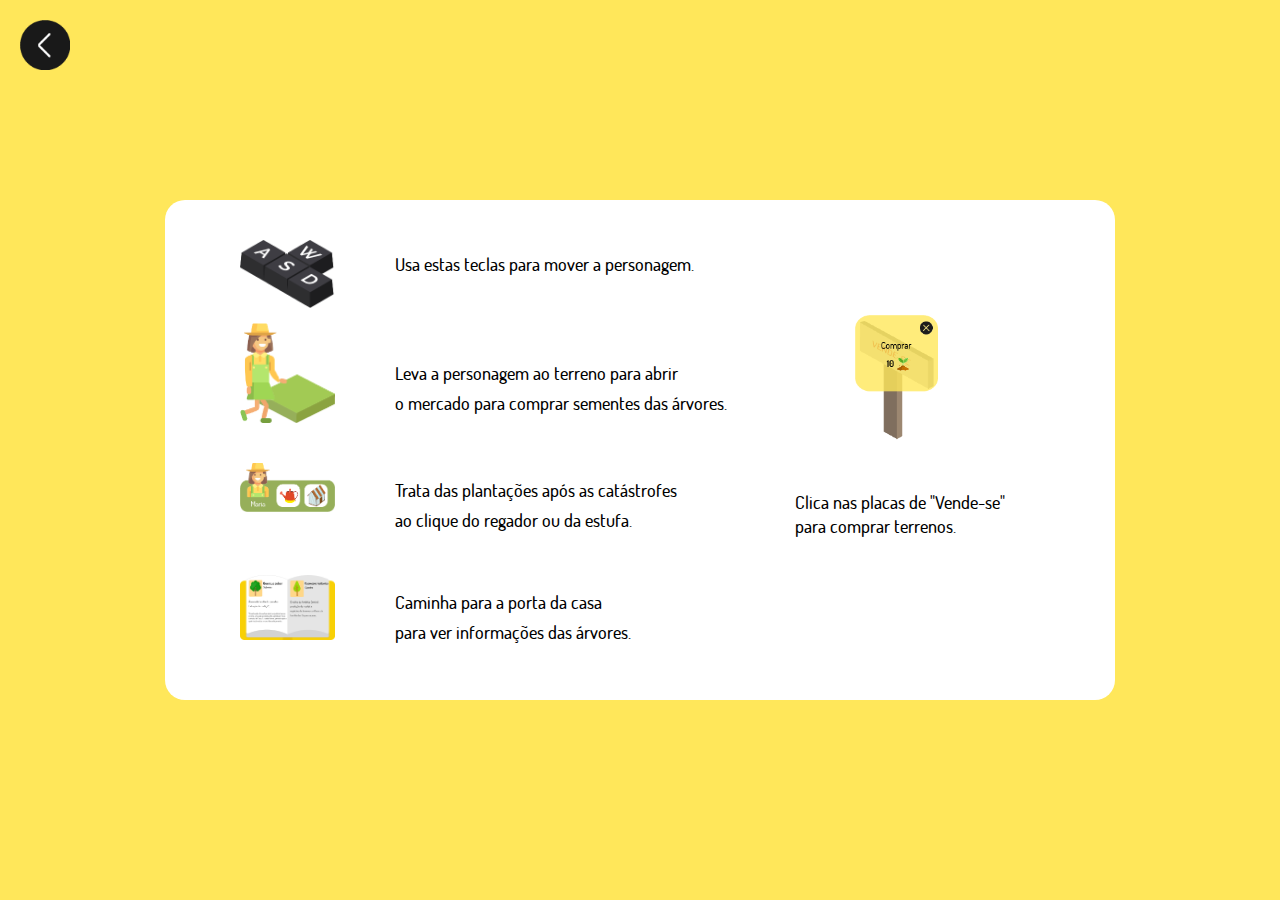
<file: comojogar.html>
<!DOCTYPE html>
<html lang="pt">
<head>
    <meta charset="UTF-8">
    <title>Bio Farm</title>
    <link rel="stylesheet" type="text/css" href="style.css">
    <script src="script_jogo.js"></script>
    <link rel="shortcut icon" href="imagens/favicon.ico" type="image/x-icon">
    <link rel="icon" href="imagens/favicon.ico" type="image/x-icon">
</head>
<body>

<div id="howTo">

    <div id="how1">
        <img src="imagens/howto1.png" class="imgComoJogar">
        <p>Usa estas teclas para mover a personagem.</p>
    </div>

    <div id="how2">
        <img src="imagens/howto2.png" class="imgComoJogar">
        <p>Leva a personagem ao terreno para abrir <br> o mercado para comprar sementes das árvores.</p>
    </div>

    <div id="how3">
        <img src="imagens/howto3.png" class="imgComoJogar">
        <p>Trata das plantações após as catástrofes <br> ao clique do regador ou da estufa.</p>
    </div>

    <div id="how4">
        <img src="imagens/howto4.png" class="imgComoJogar">
        <p>Clica nas placas de "Vende-se" para comprar terrenos.</p>
    </div>

    <div id="how5">
        <img src="imagens/book1.png" class="imgComoJogar">
        <p>Caminha para a porta da casa <br> para ver informações das árvores.</p>
    </div>

</div>

<a href="index.html">
    <img src="imagens/back.png" id="atras">
</a>

</body>
</html>
</file>
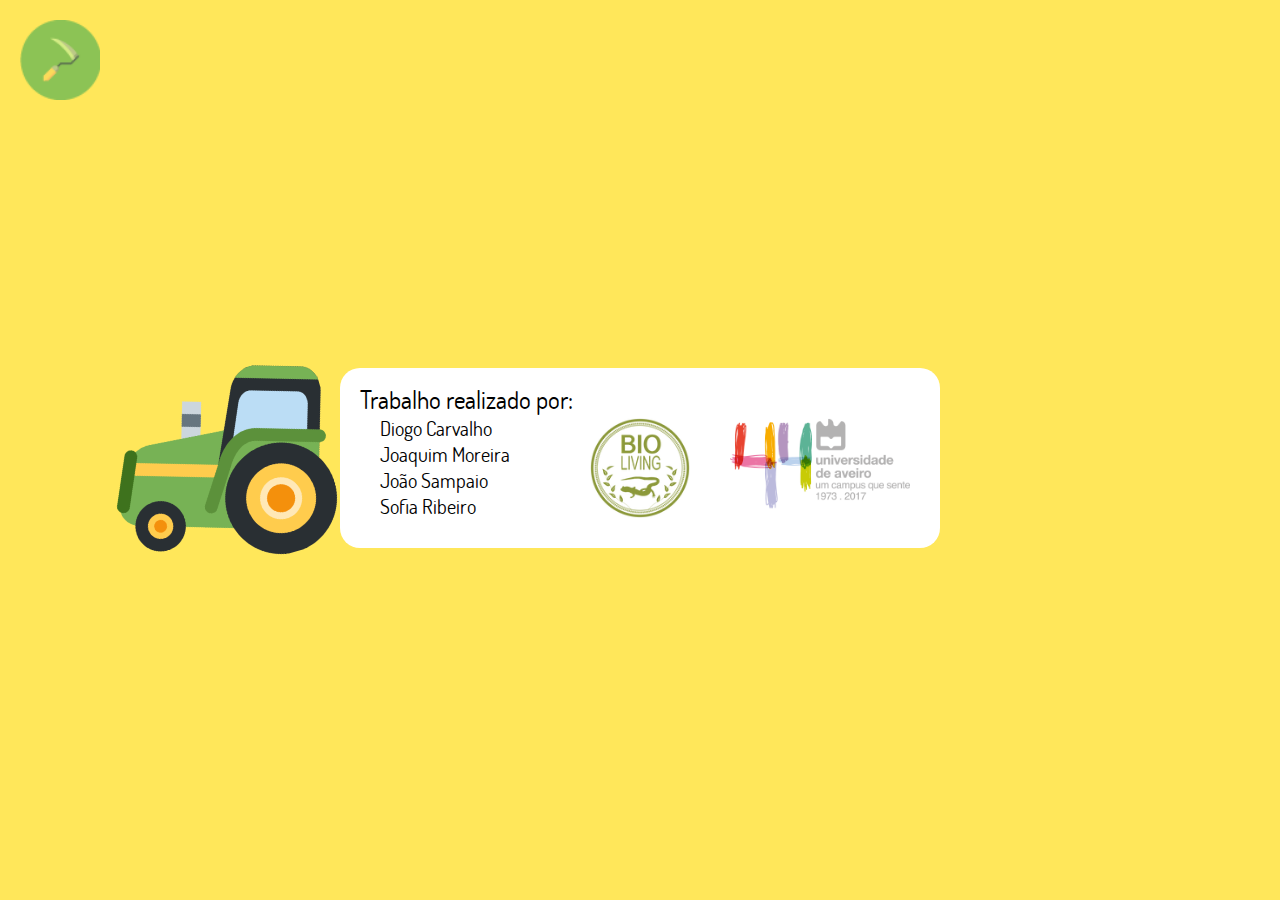
<file: creditos.html>
<!DOCTYPE html>
<html lang="pt">
<head>
    <meta charset="UTF-8">
    <title>Bio Farm</title>
    <link rel="stylesheet" type="text/css" href="style.css">
    <link rel="shortcut icon" href="imagens/favicon.ico" type="image/x-icon">
    <link rel="icon" href="imagens/favicon.ico" type="image/x-icon">
</head>
<body>



<img src="imagens/trator.png" id="trator_creditos">

<div id="texto_creditos">
    <span>Trabalho realizado por:</span>
    <p class="nomes_creditos">Diogo Carvalho</p>
    <p class="nomes_creditos">Joaquim Moreira</p>
    <p class="nomes_creditos">João Sampaio</p>
    <p class="nomes_creditos">Sofia Ribeiro</p>

    <img id="bio" src="imagens/bioliving.png">
    <img id="ua" src="imagens/44anos.png">

</div>

<a href="index.html">
    <div id="btn_return" style="margin-top:20px; margin-left:20px;"></div>
</a>





</body>
</html>
</file>
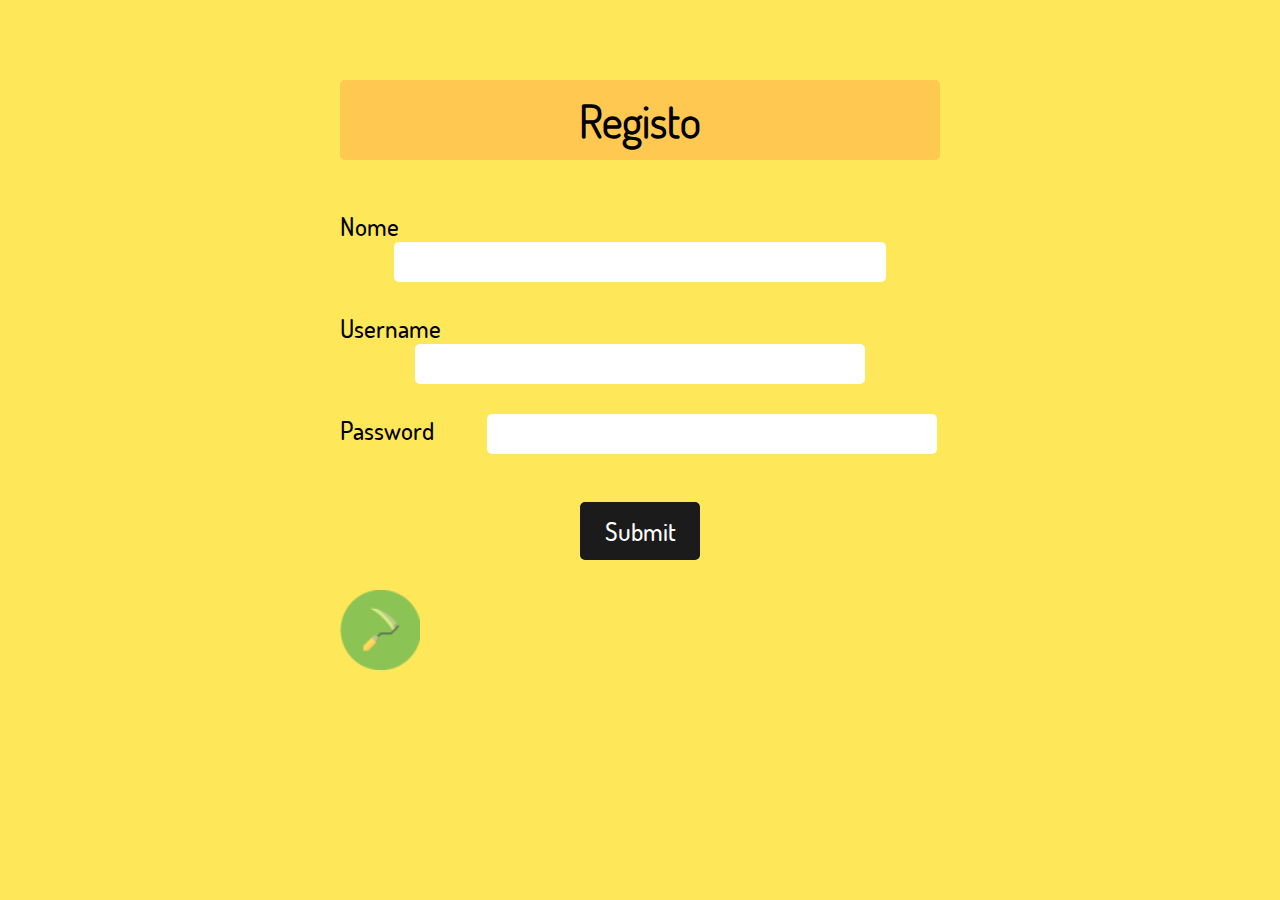
<file: jogo.html>
<!DOCTYPE html>
<html lang="pt">
<head>
    <meta charset="UTF-8">
    <title>Bio Farm</title>
    <link rel="stylesheet" type="text/css" href="style.css">
    <script src="script_jogo.js"></script>
    <script src="jquery.js"></script>
    <link rel="shortcut icon" href="imagens/favicon.ico" type="image/x-icon">
    <link rel="icon" href="imagens/favicon.ico" type="image/x-icon">
</head>
<body>


<!-- REGISTAR -->
<div id="registo_form">

    <div id="registo">
        <h1>Registo</h1>
    </div>

    <form method="get">
        <p id="reg_name">Nome</p>
        <input type="text" name="name" id="name_reg">
        <br>
        <p id="reg_user">Username</p>
        <input type="text" name="name" id="user_reg">
        <br>
        <p id="reg_pass">Password</p>
        <input type="password" name="password" id="pass_reg">
        <br><br>
        <input type="button" value="Submit" id="reg_submit">
    </form>

    <a href="index.html">
        <div id="btn_return"></div>
    </a>

</div>


<!-- LOGIN -->
<div id="login_form">

    <div id="login">
        <h1>Login</h1>
    </div>

    <form method="get">
        <p id="name_p">Username</p>
        <input type="text" name="name" id="name">
        <br>
        <p id="pass_p">Password</p>
        <input type="password" name="password" id="pass">
        <br><br>
        <input type="submit" value="Submit" id="submit_btn">
        <h1 id="header_nome"></h1>
    </form>

</div>

<img src="imagens/casa.png" id="casa">

<div id="main">
    <div id="area"></div>
</div>


<!--BARRA-->
<div id="barra">
    <div id="notas">
        <img src="imagens/sapo.png">
        <p id="notas_txt">5</p>
    </div>

    <div id="moedas">
        <img src="imagens/terra.png">
        <p id="moedas_txt">30</p>
    </div>
</div>


<!--FUNDO VEDACAO-->
<div id="fundo_jogo"></div>

<div id="vedacao">
    <img src="imagens/fence.png" id="vedacao_img">
</div>


<button id="icon_som"></button>


<!--MENU-->
<div id="menu">

    <div id="per_nome">
        <img src="imagens/mulher.png" id="personagem">
        <h2 id="nome_jogador"></h2>
    </div>


    <div class="elementos" id="div_regador">
        <img id="elem5" src="imagens/regador.png">
        <div class="aparece">
            <p id="apareceTerra">3</p>
            <img src="imagens/terra.png">
        </div>
    </div>


    <div id="elem3" class="elementos">
        <img src="imagens/estufa2.png">
        <div class="aparece">
            <p id="apareceNota">10</p>
            <img src="imagens/terra.png">
        </div>
    </div>

</div>


<!--MERCADO-->
<div id="mercado">
    <img src="imagens/close.png" id="fechar">

    <h3>Mercado</h3>

    <img src="imagens/mercado_fruta.png" id="mercado_img">

    <div id="arvores">
        <div id="arv1">
            <img src="imagens/arvores1.png" class="arv_form">
            <div class="faixa">
                <h3 id="a1">5</h3>
                <img src="imagens/terra.png">
            </div>

            <div class="oferece">
                <h4>Sobreiro</h4>
                <p><span>Oferece:</span></p>
                <p>1 terra</p>
                <p>Todos os terrenos</p>
                <p>Crescimento: 1 min</p>
            </div>

            <div class="comprar" id="comprar1">
                <h3>Comprar</h3>
            </div>
        </div>


        <div id="arv2">
            <img src="imagens/arvores2.png" class="arv_form">
            <div class="faixa">
                <h3 id="a2">15</h3>
                <img src="imagens/terra.png">
            </div>

            <div class="oferece">
                <h4>Cipestre</h4>
                <p><span>Oferece:</span></p>
                <p>2 terras</p>
                <p>Exclusivo terreno 2</p>
                <p>Crescimento: 2 min</p>
            </div>

            <div class="comprar" id="comprar2">
                <h3>Comprar</h3>
            </div>
        </div>


        <div id="arv3">
            <img src="imagens/arvores3.png" class="arv_form">
            <div class="faixa">
                <h3 id="a3">25</h3>
                <img src="imagens/terra.png">
            </div>

            <div class="oferece">
                <h4>Nogueira</h4>
                <p><span>Oferece:</span></p>
                <p>4 terras</p>
                <p>Exclusivo terreno 3</p>
                <p>Crescimento: 5 min</p>
            </div>

            <div class="comprar" id="comprar3">
                <h3>Comprar</h3>
            </div>
        </div>
    </div>

    <img src="imagens/next.png" id="next">



    <!--SEGUNDA CLASSE DE ÁRVORES-->
    <img src="imagens/next.png" id="ant">

    <div id="arvores2">
        <div id="arv4">
            <img src="imagens/arvores4.png" class="arv_form">
            <div class="faixa">
                <h3 id="a4">30</h3>
                <img src="imagens/terra.png">
            </div>

            <div class="oferece">
                <h4>Choupo Branco</h4>
                <p><span>Oferece:</span></p>
                <p>5 terras</p>
                <p>Exclusivo terreno 4</p>
                <p>Crescimento: 8 min</p>
            </div>

            <div class="comprar" id="comprar4">
                <h3>Comprar</h3>
            </div>
        </div>


        <div id="arv5">
            <img src="imagens/arvores5.png" class="arv_form">
            <div class="faixa">
                <h3 id="a5">40</h3>
                <img src="imagens/terra.png">
            </div>

            <div class="oferece">
                <h4>Ginjeira</h4>
                <p><span>Oferece:</span></p>
                <p>6 terras</p>
                <p>Exclusivo terreno 5</p>
                <p>Crescimento: 10 min</p>
            </div>

            <div class="comprar" id="comprar5">
                <h3>Comprar</h3>
            </div>
        </div>


        <div id="arv6">
            <img src="imagens/arvores6.png" class="arv_form">
            <div class="faixa">
                <h3 id="a6">60</h3>
                <img src="imagens/terra.png">
            </div>

            <div class="oferece">
                <h4>Laranjeira</h4>
                <p><span>Oferece:</span></p>
                <p>8 terras</p>
                <p>Exclusivo terreno 6</p>
                <p>Crescimento: 12 min</p>
            </div>

            <div class="comprar" id="comprar6">
                <h3>Comprar</h3>
            </div>
        </div>
    </div>

    <img src="imagens/next.png" id="next2">
    <!--FIM SEGUNDA CLASSE-->



    <!--TERCEIRA CLASSE DE ÁRVORES-->
    <img src="imagens/next.png" id="ant2">

    <div id="arvores3">
        <div id="arv7">
            <img src="imagens/arvores7.png" class="arv_form">
            <div class="faixa">
                <h3 id="a7">1</h3>
                <img src="imagens/sapo.png">
            </div>

            <div class="oferece">
                <h4>Macieira</h4>
                <p><span>Oferece:</span></p>
                <p>10 terras</p>
                <p>Exclusivo terreno 7</p>
                <p>Crescimento: 15 min</p>
            </div>

            <div class="comprar" id="comprar7">
                <h3>Comprar</h3>
            </div>
        </div>


        <div id="arv8">
            <img src="imagens/arvores8.png" class="arv_form">
            <div class="faixa">
                <h3 id="a8">2</h3>
                <img src="imagens/sapo.png">
            </div>

            <div class="oferece">
                <h4>Carvalho-Alvarinho</h4>
                <p><span>Oferece:</span></p>
                <p>12 terras</p>
                <p>Exclusivo terreno 8</p>
                <p>Crescimento: 20 min</p>
            </div>

            <div class="comprar" id="comprar8">
                <h3>Comprar</h3>
            </div>
        </div>


        <div id="arv9">
            <img src="imagens/arvores9.png" class="arv_form">
            <div class="faixa">
                <h3 id="a9">5</h3>
                <img src="imagens/sapo.png">
            </div>

            <div class="oferece">
                <h4>Palmeira</h4>
                <p><span>Oferece:</span></p>
                <p>15 terras</p>
                <p>Exclusivo terreno 9</p>
                <p>Crescimento: 30 min</p>
            </div>

            <div class="comprar" id="comprar9">
                <h3>Comprar</h3>
            </div>
        </div>
    </div>
</div>



<!--BIBLIOTECA-->
<div id="biblioteca">
    <img src="imagens/close.png" id="fechar02">

    <h3>Biblioteca</h3>

    <div id="manual">
        <div id="manual_pagina">
            <img src="imagens/book1.png" id="book1" class="page_form">
        </div>


        <div id="manual_pagina02">
            <img src="imagens/book2.png" class="page_form">
        </div>

        <div id="manual_pagina03">
            <img src="imagens/book3.png" class="page_form">
        </div>

        <div id="manual_pagina04">
            <img src="imagens/book4.png" class="page_form">
        </div>
    </div>

    <img src="imagens/next.png" id="next3">
    <img src="imagens/next.png" id="ant3">
    <img src="imagens/next.png" id="next4">
    <img src="imagens/next.png" id="ant4">
    <img src="imagens/next.png" id="next5">
    <img src="imagens/next.png" id="ant5">
</div>


<!--BOXES PARA COLISÃO-->
<div id="box1"></div>
<div id="box2"></div>
<div id="box3"></div>
<div id="box4"></div>
<div id="box5"></div>
<div id="box6"></div>
<div id="box7"></div>
<div id="box8"></div>
<div id="box9"></div>
<div id="box10"></div>


<!--PLACAS DE VENDA-->
<img src="imagens/placa.png" class="placas" id="placa1">
<img src="imagens/placa.png" class="placas" id="placa2">
<img src="imagens/placa.png" class="placas" id="placa3">
<img src="imagens/placa.png" class="placas" id="placa4">
<img src="imagens/placa.png" class="placas" id="placa5">
<img src="imagens/placa.png" class="placas" id="placa6">
<img src="imagens/placa.png" class="placas" id="placa7">

<!--PRIMEIRA ÁRVORE EM TODOS-->
<img src="imagens/tree1.png" id="tree1" class="trees">
<img src="imagens/tree2.png" id="tree2" class="trees">
<img src="imagens/tree3.png" id="tree3" class="trees">
<img src="imagens/tree4.png" id="tree4" class="trees">

<img src="imagens/tree1.png" id="tree_1" class="trees">
<img src="imagens/tree2.png" id="tree_2" class="trees">
<img src="imagens/tree3.png" id="tree_3" class="trees">
<img src="imagens/tree4.png" id="tree_4" class="trees">

<img src="imagens/tree1.png" id="tree5" class="trees">
<img src="imagens/tree2.png" id="tree6" class="trees">
<img src="imagens/tree3.png" id="tree7" class="trees">
<img src="imagens/tree4.png" id="tree8" class="trees">

<img src="imagens/tree1.png" id="tree9" class="trees">
<img src="imagens/tree2.png" id="tree10" class="trees">
<img src="imagens/tree3.png" id="tree11" class="trees">
<img src="imagens/tree4.png" id="tree12" class="trees">

<img src="imagens/tree1.png" id="tree13" class="trees">
<img src="imagens/tree2.png" id="tree14" class="trees">
<img src="imagens/tree3.png" id="tree15" class="trees">
<img src="imagens/tree4.png" id="tree16" class="trees">

<img src="imagens/tree1.png" id="tree17" class="trees">
<img src="imagens/tree2.png" id="tree18" class="trees">
<img src="imagens/tree3.png" id="tree19" class="trees">
<img src="imagens/tree4.png" id="tree20" class="trees">

<img src="imagens/tree1.png" id="tree21" class="trees">
<img src="imagens/tree2.png" id="tree22" class="trees">
<img src="imagens/tree3.png" id="tree23" class="trees">
<img src="imagens/tree4.png" id="tree24" class="trees">

<img src="imagens/tree1.png" id="tree25" class="trees">
<img src="imagens/tree2.png" id="tree26" class="trees">
<img src="imagens/tree3.png" id="tree27" class="trees">
<img src="imagens/tree4.png" id="tree28" class="trees">

<img src="imagens/tree1.png" id="tree29" class="trees">
<img src="imagens/tree2.png" id="tree30" class="trees">
<img src="imagens/tree3.png" id="tree31" class="trees">
<img src="imagens/tree4.png" id="tree32" class="trees">


<!--SEGUNDA ÁRVORE-->
<img src="imagens/treeA1.png" id="treeA1" class="trees">
<img src="imagens/treeA2.png" id="treeA2" class="trees">
<img src="imagens/treeA3.png" id="treeA3" class="trees">
<img src="imagens/treeA4.png" id="treeA4" class="trees">


<!--TERCEIRA ÁRVORE-->
<img src="imagens/tree1.png" id="treeB1" class="trees">
<img src="imagens/tree2.png" id="treeB2" class="trees">
<img src="imagens/tree3.png" id="treeB3" class="trees">
<img src="imagens/treeB4.png" id="treeB4" class="trees">


<!--QUARTA ÁRVORE-->
<img src="imagens/treeC1.png" id="treeC1" class="trees">
<img src="imagens/treeC2.png" id="treeC2" class="trees">
<img src="imagens/treeC3.png" id="treeC3" class="trees">
<img src="imagens/treeC4.png" id="treeC4" class="trees">


<!--QUINTA ÁRVORE-->
<img src="imagens/tree1.png" id="treeD1" class="trees">
<img src="imagens/tree2.png" id="treeD2" class="trees">
<img src="imagens/tree3.png" id="treeD3" class="trees">
<img src="imagens/treeD4.png" id="treeD4" class="trees">


<!--SEXTA ÁRVORE-->
<img src="imagens/treeA1.png" id="treeE1" class="trees">
<img src="imagens/treeA2.png" id="treeE2" class="trees">
<img src="imagens/treeA3.png" id="treeE3" class="trees">
<img src="imagens/treeE4.png" id="treeE4" class="trees">


<!--SÉTIMA ÁRVORE-->
<img src="imagens/treeA1.png" id="treeF1" class="trees">
<img src="imagens/treeA2.png" id="treeF2" class="trees">
<img src="imagens/treeA3.png" id="treeF3" class="trees">
<img src="imagens/treeF4.png" id="treeF4" class="trees">


<!--OITAVA ÁRVORE-->
<img src="imagens/tree1.png" id="treeG1" class="trees">
<img src="imagens/tree2.png" id="treeG2" class="trees">
<img src="imagens/tree3.png" id="treeG3" class="trees">
<img src="imagens/treeG4.png" id="treeG4" class="trees">


<!--NONA ÁRVORE-->
<img src="imagens/tree1.png" id="treeH1" class="trees">
<img src="imagens/tree2.png" id="treeH2" class="trees">
<img src="imagens/tree3.png" id="treeH3" class="trees">
<img src="imagens/treeH4.png" id="treeH4" class="trees">


<div id="money">
    Não tem dinheiro suficiente
    <img src="imagens/close_terreno.png" id="fechar_money">
</div>

<div id="terreno1">
    <img src="imagens/close_terreno.png" id="fechar_terreno">
    <p id="comprarTerreno1">Comprar</p>
    <div id="preco">
        <p id="terra_dinheiro">10</p>
        <img src="imagens/terra.png">
    </div>
</div>

<div id="terreno2">
    <img src="imagens/close_terreno.png" id="fechar_terreno2">
    <p id="comprarTerreno2">Comprar</p>
    <div id="preco2">
        <p id="terra_dinheiro2">15</p>
        <img src="imagens/terra.png">
    </div>
</div>

<div id="terreno3">
    <img src="imagens/close_terreno.png" id="fechar_terreno3">
    <p id="comprarTerreno3">Comprar</p>
    <div id="preco3">
        <p id="terra_dinheiro3">20</p>
        <img src="imagens/terra.png">
    </div>
</div>

<div id="terreno4">
    <img src="imagens/close_terreno.png" id="fechar_terreno4">
    <p id="comprarTerreno4">Comprar</p>
    <div id="preco4">
        <p id="terra_dinheiro4">25</p>
        <img src="imagens/terra.png">
    </div>
</div>

<div id="terreno5">
    <img src="imagens/close_terreno.png" id="fechar_terreno5">
    <p id="comprarTerreno5">Comprar</p>
    <div id="preco5">
        <p id="terra_dinheiro5">30</p>
        <img src="imagens/terra.png">
    </div>
</div>

<div id="terreno6">
    <img src="imagens/close_terreno.png" id="fechar_terreno6">
    <p id="comprarTerreno6">Comprar</p>
    <div id="preco6">
        <p id="terra_dinheiro6">35</p>
        <img src="imagens/terra.png">
    </div>
</div>

<div id="terreno7">
    <img src="imagens/close_terreno.png" id="fechar_terreno7">
    <p id="comprarTerreno7">Comprar</p>
    <div id="preco7">
        <p id="terra_dinheiro7">40</p>
        <img src="imagens/terra.png">
    </div>
</div>




<div id="estufa"></div>

<div id="rega"></div>

<div id="nevao"></div>

</body>
</html>
</file>
<file: style.css>
* {
    border: 0;
    padding: 0;
    margin: 0;
}

a {
    text-decoration: none;
}

body {
    background-color: #FFE75A;
    overflow: hidden;
}

@font-face {
    font-family: Dosis;
    src: url(fontes/Dosis-Regular.ttf);
}

@font-face {
    font-family: DosisLight;
    src: url(fontes/Dosis-Light.ttf);
}

@font-face {
    font-family: DosisMedium;
    src: url(fontes/Dosis-Medium.ttf);
}

@font-face {
    font-family: DosisSemiBold;
    src: url(fontes/Dosis-SemiBold.ttf);
}

#esconde {
    width: 789px;
    margin: auto;
    display: block;
    position: absolute;
    z-index: 20;
    top: -64px;
    left: calc(50% - 394.5px);
}

#base {
    width: 500px;
    margin: 80px auto 0 auto;
    display: block;
    z-index: -1;
}

#nuvem {
    width: 100px;
    position: absolute;
    top: 108px;
    opacity: 0.55;
}

#nuvem2 {
    width: 170px;
    position: absolute;
    top: 108px;
}

#trator {
    width: 70px;
    z-index: 10;
    position: absolute;
}

#trator_sombra {
    width: 70px;
    position: absolute;
    z-index: 10;
}

button {
    z-index: 20;
    text-decoration: none;
    position: absolute;
    color: black;
}

#jogar {
    width: 270px;
    padding: 8px 0 15px 0;
    background-color: #F7EB19;
    line-height: 50px;
    position: absolute;
    top: 410px;
    left: calc(50% - 135px);
    font-family: Dosis;
    font-size: 35px;
    border-radius: 10px;
}

#jogar:hover {
    color: white;
    cursor: pointer;
}

#comojogar {
    width: 180px;
    padding: 6px 0 7px 0;
    background-color: #F4CB1C;
    line-height: 30px;
    position: absolute;
    left: calc(50% - 90px);
    top: 500px;
    font-size: 25px;
    border-radius: 5px;
    font-family: Dosis;
}

#comojogar:hover {
    color: white;
    cursor: pointer;
}



/*REGISTAR*/
#registo_form {
    width: 600px;
    height: auto;
    border-radius: 5px;
    text-align: center;
    display: block;
    margin: 0 auto 30px auto;
}

#registo_form input {
    margin-bottom: 30px;
    width: 75%;
    height: 40px;
    border-radius: 5px;
}

input#name_reg {
    width: 82%;
}

form {
    overflow: hidden;
    width: 100%;
}

#reg_name {
    float: left;
    font-family: DosisMedium;
    font-size: 25px;
    margin-right: 50px;
}

#reg_user {
    float: left;
    font-family: DosisMedium;
    font-size: 25px;
    margin-right: 50px;
}

#reg_pass {
    float: left;
    font-family: DosisMedium;
    font-size: 25px;
    margin-right: 50px;
}

#reg_submit {
    width: 120px !important;
    height: auto !important;
    font-family: DosisMedium;
    font-size: 25px;
    background-color: #1b1b1b;
    padding: 10px 20px;
    text-align: center;
    color: white;
    border: 3px solid #1b1b1b;
}

#reg_submit:hover {
    background-color: #FFC850;
    cursor: pointer;
    color: #1b1b1b;
    font-family: DosisMedium;
}

h1 {
    font-family: DosisLight;
    font-size: 45px;
    line-height: 80px;
}




/*LOGIN*/
#login_form {
    width: 600px;
    height: 100vh;
    margin: auto;
    color: black;
    font-family: Dosis;
    text-align: center;
    overflow: hidden;
    padding-top: 40px;
    display: none;
}

form {
    overflow: hidden;
    width: 100%;
}

#login_form input {
    margin-bottom: 30px;
    width: 75%;
    height: 40px;
    border-radius: 5px;
}

#name_p {
    float: left;
    font-family: DosisMedium;
    font-size: 25px;
    margin-right: 50px;
}

#pass_p {
    float: left;
    font-family: DosisMedium;
    font-size: 25px;
    margin-right: 55px;
}

#submit_btn {
    width: 120px !important;
    height: auto !important;
    font-family: DosisMedium;
    font-size: 25px;
    background-color: #1b1b1b;
    padding: 10px 20px;
    text-align: center;
    color: white;
    border: 3px solid #1b1b1b;
}

#submit_btn:hover {
    background-color: #FFC850;
    cursor: pointer;
    color: #1b1b1b;
    font-family: DosisMedium;
}

h1 {
    font-family: DosisLight;
    font-size: 45px;
    line-height: 80px;
}

#login {
    background-color: #FFC850;
    width: 100%;
    margin-bottom: 50px;
    border-radius: 5px;
    margin-top: 80px;
}

#registo {
    background-color: #FFC850;
    width: 100%;
    margin-bottom: 50px;
    border-radius: 5px;
    margin-top: 80px;
}

#btn_return {
    width: 80px;
    height: 80px;
    background: url(imagens/return1.png) no-repeat;
    background-size: cover;
    /*TRANSITION*/
    -webkit-transition: background 0.5s;
    -moz-transition: background 0.5s;
    -o-transition: background 0.5s;
    transition: background 0.5s;
}

#btn_return:hover {
    background-image: url(imagens/return2.png);
    background-size: contain;
    cursor: pointer;
    /* TRANSITION */
    -webkit-transition: background 0.5s;
    -moz-transition: background 0.5s;
    -o-transition: background 0.5s;
    transition: background 0.5s;
}




/*ÁREA DE JOGO*/
#area {
    position: absolute;
    width: 456px;
    height: 414px;
    left: 660px;
    top: 235px;
    transform: rotate(-44.5deg) skew(210deg, 198deg);
    background-color: transparent;
    display: none;
}

.quadradinhos {
    float: left;
    width: 144px;
    height: 140px;
}

.square3 {
    width: 97px;
    height: 30px;
    background: #5E4923;
    float: left;
    transform: skew(177deg, 143deg) rotateZ(85deg) rotateX(37deg);
    position: relative;
    left: -20px;
    top: 51px;
}

.square2 {
    width: 90px;
    height: 21px;
    background: #775E3D;
    float: left;
    transform: skew(130deg, 180deg);
    position: relative;
    top: 71px;
    left: 30px;
}

.square1 {
    width: 89px;
    height: 88px;
    background: #725933;
    float: left;
    transform: rotate(192deg) translate(-44px, -17px) skew(14deg, -12deg);
    position: relative;
    top: -65px;
    left: 2px;
}

#casa {
    float: left;
    width: 450px;
    display: none;
    position: absolute;
    top: 80px;
    left: 80px;
    z-index: 5;
}




/*MENU*/
#menu {
    display: none;
    width: 260px;
    height: 100px;
    z-index: 20;
    position: absolute;
    top: 78%;
    left: 80px;
    background-color: #96AF5A;
    border-radius: 10px;
}

#per_nome {
    margin-left: 20px;
    margin-top: -50px;
    width: 70px;
    float: left;
}

#personagem {
    width: 70px;
}

h2 {
    font-family: Dosis;
    font-size: 22px;
    width: 70px;
    text-align: center;
    color: white;
}

.elementos {
    float: left;
    margin-right: 10px;
    width: 60px;
    height: 60px;
    background-color: white;
    margin-top: 20px;
    border-radius: 10px;
}

.elementos:hover {
    cursor: pointer;
}

.elementos img {
    position: absolute;
    width: 40px;
    padding: 5px 0 0 10px;
}

#elem1 {
    margin-left: 15px;
}

#elem3 img {
    padding-top: 5px;
}

#elem4 {
    margin-right: 0;
}

#elem5 {
    top: 25px;
    width: 50px;
    left: 100px;
}

#div_regador {
    margin-left: 15px;
}

#div_regador:hover > .aparece {
    opacity: 1;
    width: 80px;
    height: 60px;
    background-color: #b4e66e;
    position: absolute;
    top: -48%;
    left: 105px;
    z-index: 20;
}

.aparece {
    opacity: 0;
}

.aparece p {
    font-family: DosisMedium;
    float: left;
    padding: 22px 0 0 20px;
}

.aparece img {
    float: left;
    width: 20px;
    margin: 15px 0 0 0;
}

#elem3:hover > .aparece {
    opacity: 1;
    width: 80px;
    height: 60px;
    background-color: #b4e66e;
    position: absolute;
    top: -48%;
    left: 175px;
    z-index: 20;
}

#elem3 .aparece img {
    float: left;
    width: 20px;
    padding: 6px 10px;
}



/*MERCADO*/
#mercado {
    display: none;
    width: 1000px;
    height: 500px;
    position: absolute;
    top: calc(50% - 250px);
    left: calc(50% - 500px);
    background-color: rgba(255, 255, 255, 0.88);
    border-radius: 50px;
    z-index: 30;
    /*filter: blur(5px);*/
}

h3 {
    font-family: Dosis;
    font-size: 30px;
    text-align: center;
    margin-top: 20px;
}

#mercado_img {
    position: absolute;
    width: 100px;
    top: -50px;
    left: 20px;
}

#arvores {
    width: 780px;
    height: 380px;
    margin: auto;
    margin-top: 30px;
}

#arvores2 {
    width: 780px;
    height: 380px;
    margin: auto;
    margin-top: 30px;
    display: none;
}

#arvores3 {
    width: 780px;
    height: 380px;
    margin: auto;
    margin-top: 30px;
    display: none;
}

#next {
    width: 60px;
    float: right;
    margin-top: -220px;
    padding-right: 35px;
}

#next:hover {
    cursor: pointer;
}

#ant {
    width: 60px;
    float: left;
    margin-top: 190px;
    padding-right: 35px;
    transform: rotate(180deg);
    display: none;
}

#ant:hover {
    cursor: pointer;
}

#next2 {
    width: 60px;
    float: right;
    margin-top: -220px;
    padding-right: 35px;
}

#next2:hover {
    cursor: pointer;
}

#ant2 {
    width: 60px;
    float: left;
    margin-top: 190px;
    padding-right: 35px;
    transform: rotate(180deg);
    display: none;
}

#ant2:hover {
    cursor: pointer;
}

#arv1 {
    width: 240px;
    height: 100%;
    margin-right: 15px;
    margin-left: 15px;
    float: left;
    background-color: white;
}

#arv2 {
    width: 240px;
    height: 100%;
    margin-right: 15px;
    float: left;
    background-color: white;
}

#arv3 {
    width: 240px;
    height: 100%;
    /*margin-right: 15px;*/
    float: left;
    background-color: white;
}

#arv4 {
    width: 240px;
    height: 100%;
    margin-right: 15px;
    margin-left: 15px;
    float: left;
    background-color: white;
}

#arv5 {
    width: 240px;
    height: 100%;
    margin-right: 15px;
    float: left;
    background-color: white;
}

#arv6 {
    width: 240px;
    height: 100%;
    /*margin-right: 15px;*/
    float: left;
    background-color: white;
}

#arv7 {
    width: 240px;
    height: 100%;
    margin-right: 15px;
    margin-left: 15px;
    float: left;
    background-color: white;
}

#arv8 {
    width: 240px;
    height: 100%;
    margin-right: 15px;
    float: left;
    background-color: white;
}

#arv9 {
    width: 240px;
    height: 100%;
    /*margin-right: 15px;*/
    float: left;
    background-color: white;
}

.arv_form {
    height: 95px;
    margin: auto;
    display: block;
    margin-top: 15px;
}

.faixa {
    margin: 10px auto 10px auto;
    width: 110px;
    overflow: hidden;
    background-color: #7D8952;
    border-radius: 20px;
}

.faixa h3 {
    float: left;
    margin: 5px 10px 5px 27px;
    color: #fff;
    font-size: 28px;
}

.faixa img {
    float: left;
    width: 27px;
    margin-top: 8px;
}

.oferece {
    width: 170px;
    overflow: hidden;
    /*background-color: #5EAC24;*/
    margin: auto;
    padding-bottom: 15px;
    border-radius: 15px;
}

.oferece h4 {
    font-family: DosisLight;
    font-size: 22px;
    text-align: center;
    margin-bottom: 8px;
    margin-top: 10px;
}

.oferece p {
    font-family: Dosis;
    font-size: 14px;
    margin-left: 20px;
    line-height: 25px;
}

.oferece p span {
    font-family: DosisSemiBold;
    font-size: 16px;
    margin-left: -10px;
}

.comprar {
    background-color: #5EAC24;
    width: 150px;
    height: 30px;
    border-radius: 10px;
    margin: auto;
}

.comprar h3 {
    text-transform: uppercase;
    font-size: 20px;
    color: #fff;
    margin-top: 0;
    padding-top: 2px;
}

.comprar:hover {
    background-color: darkgreen;
    cursor: pointer;
}

#fechar {
    width: 40px;
    height: 40px;
    position: absolute;
    top: 20px;
    left: 920px;
    opacity: 0.8;
}

#fechar:hover {
    cursor: pointer;
}



/*SPRITE*/
#jogador {
    height: 142px;
    position: absolute;
    z-index: 8;
    opacity: 1;
}



/*FUNDO DO JOGO*/
#fundo_jogo {
    background-color: dodgerblue;
    margin-top: 0px;
    width: 100%;
    height: 196px;
    position: absolute;
    left: 0px;
    top: 0;
    display: none;
}

#vedacao_img {
    width: 50px;
    position: absolute;
    top: 155px;
    left: 0;
    display: none;
}

#som {
    float: right;
    width: 100px;
    height: 100px;
    display: block;
}

#icon_som:hover {
    cursor: pointer;
}

#icon_som {
    background-image: url('imagens/som.svg');
    background-color: transparent;
    display: none;
    width: 50px;
    height: 50px;
    right: 30px;
    top: 20px;
}



/*BARRA*/
#barra {
    float: right;
    width: 320px;
    height: 50px;
    background-color: #A2CA54;
    display: none;
    border-radius: 30px;
    position: absolute;
    left: 67%;
    top: 20px;
    z-index: 4;
}

#notas {
    display: none;
    float: left;
    width: 133px;
    height: 35px;
    background-color: #fff;
    border-radius: 10px;
    margin: 7px 5px 7px 22px;
}

#notas img {
    width: 25px;
    height: 25px;
    float: left;
    margin: 5px 0 0 10px;
}

#notas_txt {
    float: left;
    width: 80px;
    height: 25px;
    margin-left: 10px;
    margin-top: 5px;
    text-align: right;
    font-family: DosisMedium;
    font-size: 20px;
}

#moedas {
    display: none;
    float: left;
    width: 133px;
    height: 35px;
    background-color: #fff;
    border-radius: 10px;
    margin: 7px 5px;
}

#moedas img {
    height: 25px;
    float: left;
    margin: 5px 0 0 10px;
}

#moedas_txt {
    float: left;
    width: 80px;
    height: 25px;
    margin-left: 10px;
    margin-top: 5px;
    text-align: right;
    font-family: DosisMedium;
    font-size: 20px;
}

#header_nome {
    display: none;
}



/*COLISÃO*/
#box1 {
    background-color: transparent;
    transform: rotate(30deg);
    position: absolute;
    left: 774px;
    top: 80px;
}

#box2 {
    background-color: transparent;
    transform: rotate(30deg);
    position: absolute;
    left: 774px;
    top: 80px;
}

#box3 {
    background-color: transparent;
    transform: rotate(30deg);
    position: absolute;
    left: 774px;
    top: 80px;
}

#box4 {
    background-color: transparent;
    transform: rotate(30deg);
    position: absolute;
    left: 774px;
    top: 80px;
}

#box5 {
    background-color: transparent;
    transform: rotate(30deg);
    position: absolute;
    left: 774px;
    top: 80px;
}

#box6 {
    background-color: transparent;
    transform: rotate(30deg);
    position: absolute;
    left: 774px;
    top: 80px;
}

#box7 {
    background-color: transparent;
    transform: rotate(30deg);
    position: absolute;
    left: 774px;
    top: 80px;
}

#box8 {
    background-color: transparent;
    transform: rotate(30deg);
    position: absolute;
    left: 774px;
    top: 80px;
}

#box9 {
    background-color: transparent;
    transform: rotate(30deg);
    position: absolute;
    left: 774px;
    top: 80px;
}

#box10 {
    background-color: transparent;
    transform: skewY(6deg);
    height: 122px;
    width: 48px;
}



/*PLACAS DE VENDA*/
.placas {
    position: absolute;
    width: 80px;
}

#placa1 {
    display: none;
    top: 300px;
    left: 1130px;
}

#placa2 {
    display: none;
    top: 278px;
    left: 680px;
    z-index: 6;
}

#placa3 {
    display: none;
    top: 320px;
    left: 840px;
    z-index: 2;
}

#placa4 {
    display: none;
    top: 365px;
    left: 995px;
    z-index: 2;
}

#placa5 {
    display: none;
    top: 345px;
    left: 550px;
    z-index: 7;
}

#placa6 {
    display: none;
    top: 385px;
    left: 705px;
    z-index: 6;
}

#placa7 {
    display: none;
    top: 430px;
    left: 860px;
    z-index: 3;
}



/*TREE*/
.trees {
    position: absolute;
}

#tree1 {
    width: 80px;
    display: none;
}

#tree_1 {
    width: 80px;
    display: none;
}

#tree5 {
    width: 80px;
    display: none;
}

#tree2 {
    width: 90px;
    display: none;
}

#tree_2 {
    width: 90px;
    display: none;
}

#tree6 {
    width: 90px;
    display: none;
}

#tree3 {
    width: 85px;
    display: none;
}

#tree7 {
    width: 85px;
    display: none;
}

#tree_3 {
    width: 85px;
    display: none;
}

#tree4 {
    width: 160px;
    display: none;
}

#tree_4 {
    width: 160px;
    display: none;
}

#tree8 {
    width: 160px;
    display: none;
}

#tree9 {
    width: 80px;
    display: none;
}

#tree10 {
    width: 90px;
    display: none;
}

#tree11 {
    width: 85px;
    display: none;
}

#tree12 {
    width: 140px;
    display: none;
}

#tree13 {
    width: 80px;
    display: none;
}

#tree14 {
    width: 80px;
    display: none;
}

#tree15 {
    width: 90px;
    display: none;
}

#tree16 {
    width: 140px;
    display: none;
}

#tree17 {
    width: 80px;
    display: none;
}

#tree18 {
    width: 90px;
    display: none;
}

#tree19 {
    width: 80px;
    display: none;
}

#tree20 {
    width: 140px;
    display: none;
}

#tree21 {
    width: 85px;
    display: none;
}

#tree22 {
    width: 90px;
    display: none;
}

#tree23 {
    width: 80px;
    display: none;
}

#tree24 {
    width: 140px;
    display: none;
}

#tree25 {
    width: 90px;
    display: none;
}

#tree26 {
    width: 85px;
    display: none;
}

#tree27 {
    width: 90px;
    display: none;
}

#tree28 {
    width: 140px;
    display: none;
}

#tree29 {
    width: 80px;
    display: none;
}

#tree30 {
    width: 90px;
    display: none;
}

#tree31 {
    width: 85px;
    display: none;
}

#tree32 {
    width: 140px;
    display: none;
}

#treeA1 {
    width: 80px;
    display: none;
    top: 270px;
    left: 970px;
}

#treeA2 {
    width: 90px;
    display: none;
    top: 260px;
    left: 970px;
}

#treeA3 {
    width: 85px;
    display: none;
    top: 225px;
    left: 970px;
}

#treeA4 {
    width: 100px;
    display: none;
    top: 150px;
    left: 960px;
}

#treeB1 {
    width: 80px;
    display: none;
    top: 320px;
    left: 1125px;
}

#treeB2 {
    width: 90px;
    display: none;
}

#treeB3 {
    width: 85px;
    display: none;
}

#treeB4 {
    width: 140px;
    display: none;
}

#treeC1 {
    width: 80px;
    display: none;
    top: 300px;
    left: 680px;
}

#treeC2 {
    width: 90px;
    display: none;
    top: 290px;
    left: 675px;
}

#treeC3 {
    width: 85px;
    display: none;
    top: 248px;
    left: 675px;
}

#treeC4 {
    width: 140px;
    display: none;
    top: 215px;
    left: 655px;
}

#treeD1 {
    width: 80px;
    display: none;
    top: 335px;
    left: 840px;
}

#treeD2 {
    width: 90px;
    display: none;
    top: 335px;
    left: 830px;
}

#treeD3 {
    width: 85px;
    display: none;
    top: 273px;
    left: 830px;
}

#treeD4 {
    width: 120px;
    display: none;
    top: 255px;
    left: 815px;
}

#treeE1 {
    width: 80px;
    display: none;
    top: 385px;
    left: 990px;
}

#treeE2 {
    width: 90px;
    display: none;
    top: 372px;
    left: 985px;
}

#treeE3 {
    width: 85px;
    display: none;
    top: 345px;
    left: 985px;
}

#treeE4 {
    width: 120px;
    display: none;
    top: 320px;
    left: 965px;
}

#treeF1 {
    width: 80px;
    display: none;
    top: 365px;
    left: 544px;
}

#treeF2 {
    width: 90px;
    display: none;
    top: 352px;
    left: 540px;
}

#treeF3 {
    width: 85px;
    display: none;
    top: 320px;
    left: 538px;
}

#treeF4 {
    width: 120px;
    display: none;
    top: 298px;
    left: 520px;
}

#treeG1 {
    width: 80px;
    display: none;
    top: 410px;
    left: 700px;
}

#treeG2 {
    width: 90px;
    display: none;
    top: 405px;
    left: 688px;
}

#treeG3 {
    width: 85px;
    display: none;
    top: 345px;
    left: 692px;
}

#treeG4 {
    width: 140px;
    display: none;
    top: 350px;
    left: 664px;
    z-index: 6;
}

#treeH1 {
    width: 80px;
    display: none;
    top: 455px;
    left: 855px;
}

#treeH2 {
    width: 90px;
    display: none;
    top: 448px;
    left: 845px;
}

#treeH3 {
    width: 85px;
    display: none;
    top: 392px;
    left: 848px;
}

#treeH4 {
    width: 90px;
    display: none;
    top: 350px;
    left: 850px;
    z-index: 6;
}

#money {
    position: absolute;
    top: calc(50% - 43px);
    left: calc(50% - 146px);
    background-color: white;
    display: none;
    padding: 30px 40px;
    border-radius: 10px;
    font-family: DosisMedium;
    font-size: 20px;
    z-index: 10;
}



/*TERRENO 1*/
#terreno1 {
    padding: 26px 30px;
    text-align: center;
    font-family: DosisMedium;
    background-color: #ffe75ab8;
    display: none;
    position: absolute;
    top: 295px;
    left: 1110px;
    z-index: 10;
    border-radius: 10px;
}

#fechar_terreno {
    width: 20px;
    position: absolute;
    top: 5px;
    left: 90px;
}

#fechar_terreno:hover {
    cursor: pointer;
}

#comprarTerreno1:hover {
    cursor: pointer;
}

#preco {
    margin: 10px auto 0 auto;
}

#terra_dinheiro {
    float: left;
    font-family: DosisMedium;
    font-size: 20px;
    margin: 0 5px;
}



/*TERRENO 2*/
#terreno2 {
    padding: 26px 30px;
    text-align: center;
    font-family: DosisMedium;
    background-color: #ffe75ab8;
    display: none;
    position: absolute;
    top: 275px;
    left: 670px;
    z-index: 10;
    border-radius: 10px;
}

#fechar_terreno2 {
    width: 20px;
    position: absolute;
    top: 5px;
    left: 90px;
}

#fechar_terreno2:hover {
    cursor: pointer;
}

#comprarTerreno2:hover {
    cursor: pointer;
}

#terra_dinheiro2 {
    float: left;
    font-family: DosisMedium;
    font-size: 20px;
    margin: 0 5px;
}

#preco2 {
    margin: 10px auto 0 auto;
}

#preco2 img {
    float: left;
    width: 20px;
    margin-top: 2px;
}



/*TERRENO 3*/
#terreno3 {
    padding: 26px 30px;
    text-align: center;
    font-family: DosisMedium;
    background-color: #ffe75ab8;
    display: none;
    position: absolute;
    top: 318px;
    left: 825px;
    z-index: 10;
    border-radius: 10px;
}

#fechar_terreno3 {
    width: 20px;
    position: absolute;
    top: 5px;
    left: 90px;
}

#fechar_terreno3:hover {
    cursor: pointer;
}

#comprarTerreno3:hover {
    cursor: pointer;
}

#terra_dinheiro3 {
    float: left;
    font-family: DosisMedium;
    font-size: 20px;
    margin: 0 5px;
}

#preco3 {
    margin: 10px auto 0 auto;
}

#preco3 img {
    float: left;
    width: 20px;
    margin-top: 2px;
}



/*TERRENO 4*/
#terreno4 {
    padding: 26px 30px;
    text-align: center;
    font-family: DosisMedium;
    background-color: #ffe75ab8;
    display: none;
    position: absolute;
    top: 360px;
    left: 978px;
    z-index: 10;
    border-radius: 10px;
}

#fechar_terreno4 {
    width: 20px;
    position: absolute;
    top: 5px;
    left: 90px;
}

#fechar_terreno4:hover {
    cursor: pointer;
}

#comprarTerreno4:hover {
    cursor: pointer;
}

#terra_dinheiro4 {
    float: left;
    font-family: DosisMedium;
    font-size: 20px;
    margin: 0 5px;
}

#preco4 {
    margin: 10px auto 0 auto;
}

#preco4 img {
    float: left;
    width: 20px;
    margin-top: 2px;
}



/*TERRENO 5*/
#terreno5 {
    padding: 26px 30px;
    text-align: center;
    font-family: DosisMedium;
    background-color: #ffe75ab8;
    display: none;
    position: absolute;
    top: 340px;
    left: 530px;
    z-index: 10;
    border-radius: 10px;
}

#fechar_terreno5 {
    width: 20px;
    position: absolute;
    top: 5px;
    left: 90px;
}

#fechar_terreno5:hover {
    cursor: pointer;
}

#comprarTerreno5:hover {
    cursor: pointer;
}

#terra_dinheiro5 {
    float: left;
    font-family: DosisMedium;
    font-size: 20px;
    margin: 0 5px;
}

#preco5 {
    margin: 10px auto 0 auto;
}

#preco5 img {
    float: left;
    width: 20px;
    margin-top: 2px;
}



/*TERRENO 6*/
#terreno6 {
    padding: 26px 30px;
    text-align: center;
    font-family: DosisMedium;
    background-color: #ffe75ab8;
    display: none;
    position: absolute;
    top: 375px;
    left: 690px;
    z-index: 10;
    border-radius: 10px;
}

#fechar_terreno6 {
    width: 20px;
    position: absolute;
    top: 5px;
    left: 90px;
}

#fechar_terreno6:hover {
    cursor: pointer;
}

#comprarTerreno6:hover {
    cursor: pointer;
}

#terra_dinheiro6 {
    float: left;
    font-family: DosisMedium;
    font-size: 20px;
    margin: 0 5px;
}

#preco6 {
    margin: 10px auto 0 auto;
}

#preco6 img {
    float: left;
    width: 20px;
    margin-top: 2px;
}



/*TERRENO 7*/
#terreno7 {
    padding: 26px 30px;
    text-align: center;
    font-family: DosisMedium;
    background-color: #ffe75ab8;
    display: none;
    position: absolute;
    top: 420px;
    left: 845px;
    z-index: 10;
    border-radius: 10px;
}

#fechar_terreno7 {
    width: 20px;
    position: absolute;
    top: 5px;
    left: 90px;
}

#fechar_terreno7:hover {
    cursor: pointer;
}

#comprarTerreno7:hover {
    cursor: pointer;
}

#terra_dinheiro7 {
    float: left;
    font-family: DosisMedium;
    font-size: 20px;
    margin: 0 5px;
}

#preco7 {
    margin: 10px auto 0 auto;
}

#preco7 img {
    float: left;
    width: 20px;
    margin-top: 2px;
}



/*FIM DOS TERRENOS*/
#preco img {
    float: left;
    width: 20px;
    margin-top: 2px;
}

#fechar_money {
    width: 20px;
    position: absolute;
    top: 10px;
    left: 260px;
}

#fechar_money:hover {
    cursor: pointer;
}



/*BIBLIOTECA*/
#biblioteca {
    display: none;
    width: 1000px;
    height: 500px;
    position: absolute;
    top: 80px;
    left: 14%;
    background-color: rgba(255, 255, 255, 0.88);
    border-radius: 50px;
    z-index: 30;
}

#manual {
    width: 780px;
    height: 380px;
    margin: 30px auto 0 auto;
}

#manual_pagina {
    width: 750px;
    height: 100%;
    border-radius: 25px;
    margin-right: 15px;
    margin-left: 15px;
    float: left;
    background-color: transparent;
}

.page_form {
    height: 380px;
    margin: auto;
    display: block;
}

#book1 {
    display: none;
}

#book2 {
    display: none;
}

#book3 {
    display: none;
}

#book4 {
    display: none;
}

#fechar02 {
    width: 40px;
    height: 40px;
    position: absolute;
    top: 20px;
    left: 920px;
    opacity: 0.8;
}

#fechar02:hover {
    cursor: pointer;
}

#next3 {
    width: 60px;
    float: right;
    margin-top: -220px;
    margin-right: 50px;
    display: none;
}

#next3:hover {
    cursor: pointer;
}

#ant3 {
    width: 64px;
    float: left;
    margin-top: 165px;
    transform: rotate(180deg);
    display: none;
    position: absolute;
    top: 78px;
    left: 68px;
}

#ant3:hover {
    cursor: pointer;
}

#next4 {
    width: 60px;
    float: right;
    margin-top: -220px;
    margin-right: 50px;
    display: none;
}

#next4:hover {
    cursor: pointer;
}

#ant4 {
    width: 64px;
    float: left;
    margin-top: 165px;
    transform: rotate(180deg);
    display: none;
    position: absolute;
    top: 78px;
    left: 68px;
}

#ant4:hover {
    cursor: pointer;
}

#next5 {
    width: 60px;
    float: right;
    margin-top: -220px;
    margin-right: 50px;
    display: none;
}

#next5:hover {
    cursor: pointer;
}

#ant5 {
    width: 64px;
    float: left;
    margin-top: 165px;
    transform: rotate(180deg);
    display: none;
    position: absolute;
    top: 78px;
    left: 68px;
}

#ant5:hover {
    cursor: pointer;
}

#manual_pagina {
    width: 780px;
    height: 380px;
    margin: 0 auto 0 auto;
}

#manual_pagina02 {
    width: 780px;
    height: 380px;
    margin: 30px auto 0 auto;
    display: none;
}

#manual_pagina03 {
    width: 780px;
    height: 380px;
    margin: 30px auto 0 auto;
    display: none;
}

#manual_pagina04 {
    width: 780px;
    height: 380px;
    margin: 30px auto 0 auto;
    display: none;
}




/*FIM DA BIBLIOTECA*/
#mulher {
    width: 100px;
}

.estufa {
    width: 232px;
    position: absolute;
    transform: rotate(5deg);
    opacity: 0.88;
}

.rega {
    width: 50px;
    position: absolute;
    transform: rotate(5deg);
}



/*COMO JOGAR*/
#howTo {
    width: 950px;
    height: 500px;
    background-color: white;
    position: absolute;
    top: calc(50% - 250px);
    left: calc(50% - 475px);
    border-radius: 20px;
}

#howTo p {
    font-family: DosisMedium;
    font-size: 18px;
    float: left;
    margin: 12px 0 0 60px;
}

.imgComoJogar {
    width: 95px;
    height: auto;
    margin-left: 75px;
    float: left;
}

#how1 {
    margin: 40px 0 15px 0;
    overflow: hidden;
}

#how2 {
    margin-bottom: 40px;
    overflow: hidden;
}

#how2 p {
    margin-top: 35px;
    line-height: 30px;
}

#how3 {
    margin-bottom: 40px;
    overflow: hidden;
}

#how3 p {
    line-height: 30px;
}

#how4 {
    width: 300px;
    overflow: hidden;
    position: absolute;
    top: 115px;
    left: 560px;
}

#how4 p {
    margin-top: 50px;
    margin-left: 70px;
}

#how5 {
    overflow: hidden;
}

#how5 p {
    line-height: 30px;
}

#how4 img {
    width: auto;
    height: 125px;
    margin-left: 130px;
}

#atras {
    width: 50px;
    margin: 20px;
}

#atras:hover {
    cursor: pointer;
}

.snow {
    width: 50px;
    position: absolute;
    display:none;
}

/* ------ CRÉDITOS ----*/
#creditos{
    width: 120px;
    height:40px;
    position: absolute;
    top:60px;
    right: 30px;
    font-family: Dosis;
    color:white;
    font-size:30px;
    background-color: orange;
    border-radius: 10px;
}

#cred{
    color:black;
    font-family: Dosis;
    position: absolute;
    left:14px;
}

#cred:hover{
    color:white;
    font-family: Dosis;
}

#cred {
    width: 20px;
    position: absolute;
}

#trator_creditos{
    width: 230px;
    transform: rotate(-16deg);
    position: absolute;
    top: calc(50% - 75px);
    left: 110px;
}

#texto_creditos{
    width: 600px;
    height: 165px;
    background-color: white;
    position: absolute;
    left: calc(50% - 300px);
    top: calc(50% - 82.5px);
    border-radius: 20px;
    padding-top: 15px;
}

#texto_creditos span{
    font-family: Dosis;
    font-size: 25px;
    margin-left: 20px;

}

.nomes_creditos{
    font-family: Dosis;
    font-size: 20px;
    margin-left: 40px;
}

#bio{
    position: absolute;
    top:50px;
    left:250px;
    width: 100px;
}

#ua{
    position: absolute;
    top:50px;
    left:390px;
    width: 180px;
}



/*ALERT*/
#modalContainer {
    background-color:rgba(0, 0, 0, 0.3);
    position:absolute;
    width:100%;
    height:100%;
    top:0px;
    left:0px;
    z-index:10000;
}

#alertBox {
    position:relative;
    width:300px;
    min-height:100px;
    margin-top:50px;
    background-color:#fff;
}

#modalContainer > #alertBox {
    position: fixed;
    left: calc(50% - 150px);
}

#alertBox h1 {
    font-size: 25px;
    font-family: Dosis;
    background-color: #F4CB1C;
    color:#FFF;
    text-align: center;
    font-family: Dosis;
    line-height: 65px;
}

#alertBox p {
    font-family: Dosis;
    height: 35px;
    margin-top: 15px;
    text-align: center;
}

#alertBox #closeBtn {
    display:block;
    position:relative;
    margin: 0 auto 10px auto;
    padding: 7px;
    width: 70px;
    font-family: Dosis;
    text-transform: uppercase;
    text-align: center;
    color: #FFF;
    background-color: #F4CB1C;
    border-radius: 3px;
    text-decoration:none;
}

#cloud {
    width: 100px;
    position: absolute;
    top: 108px;
    opacity: 0.55;
    z-index: 2;
}

#cloud2 {
    width: 170px;
    position: absolute;
    top: 108px;
    z-index: 2;
}
</file>
